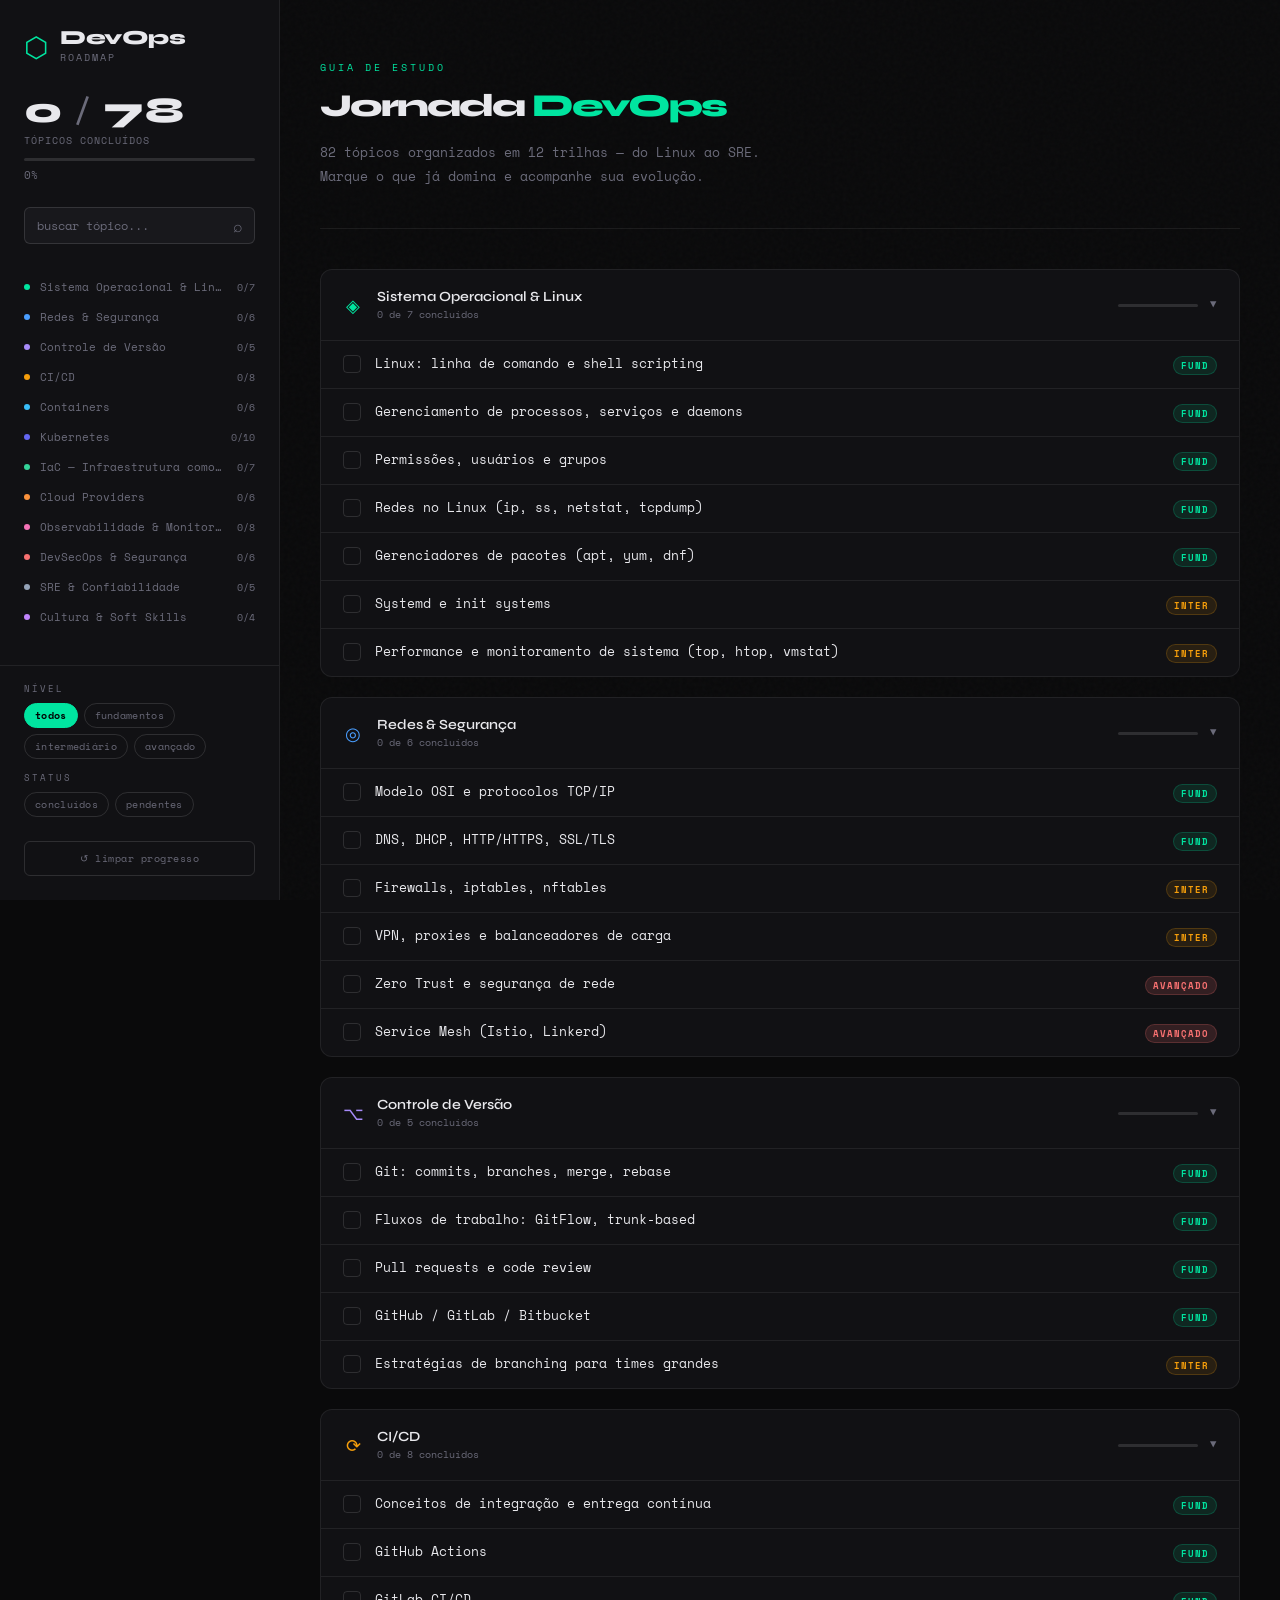
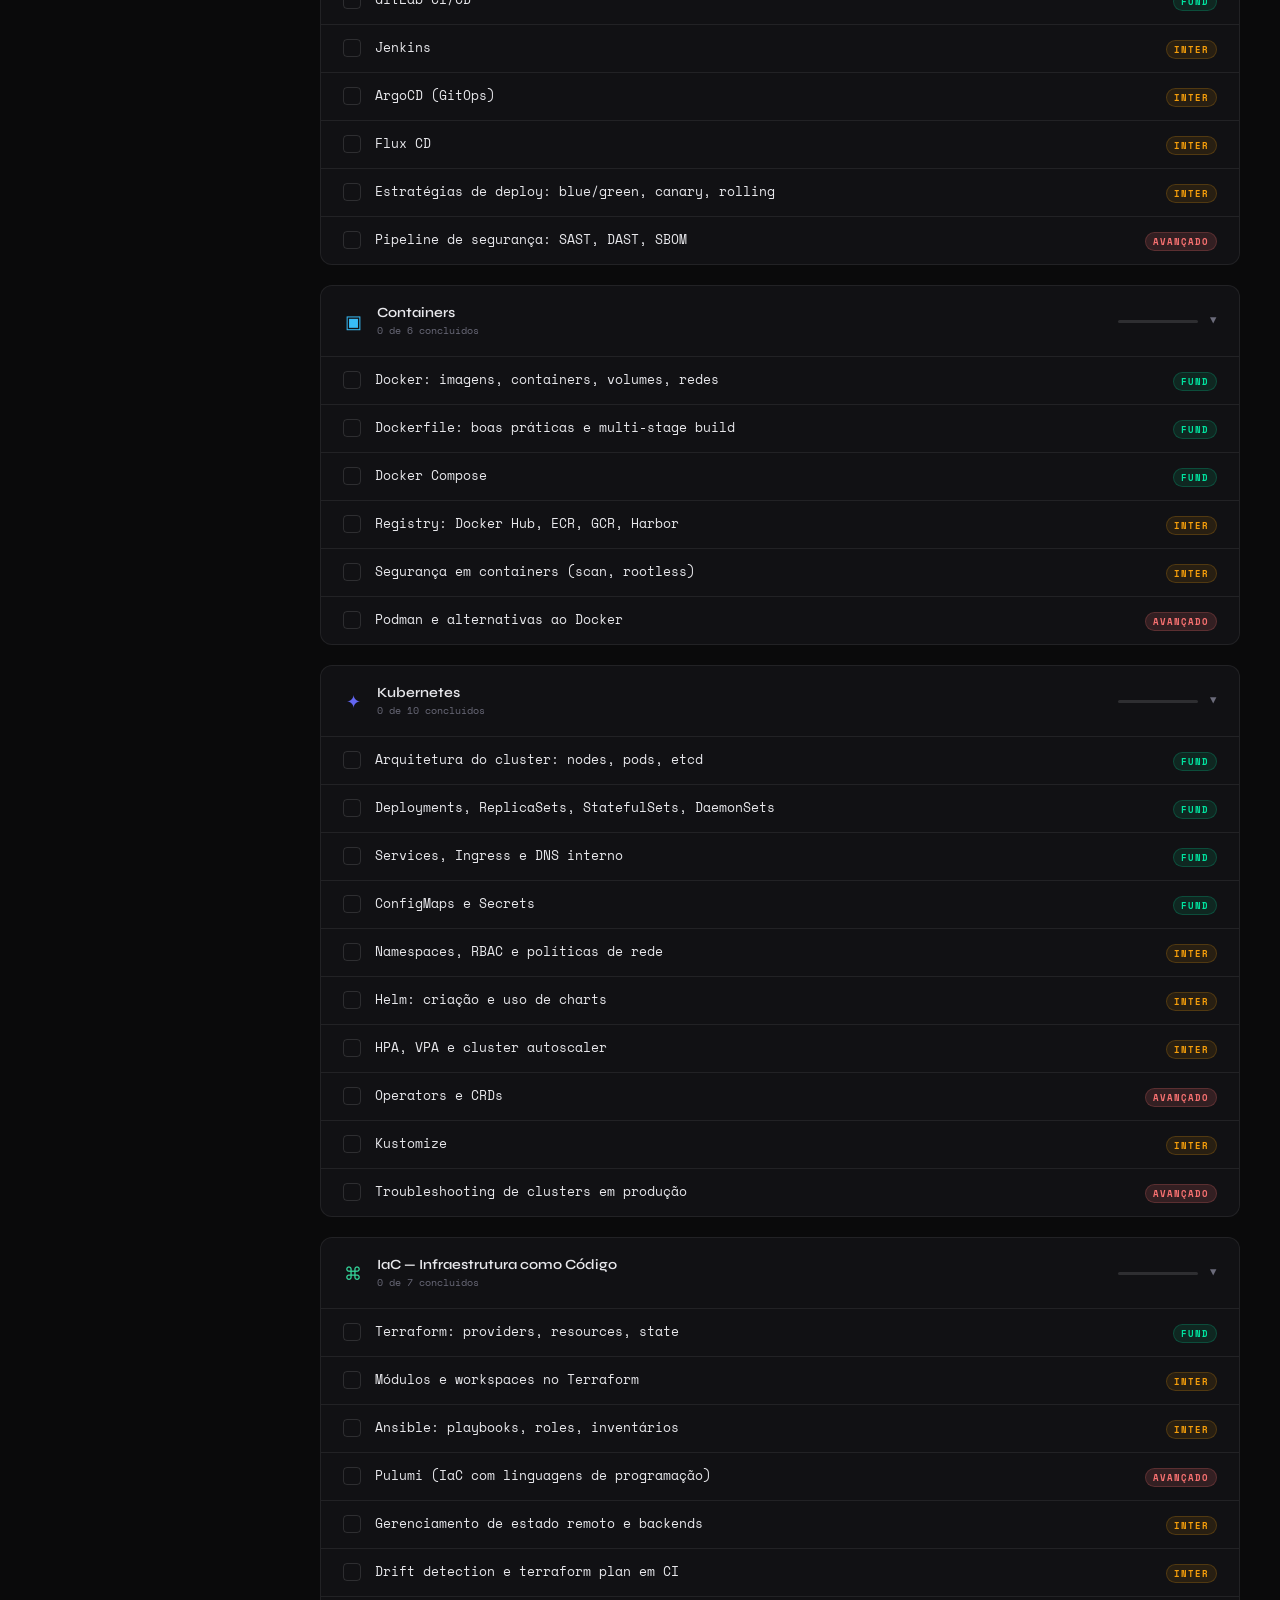
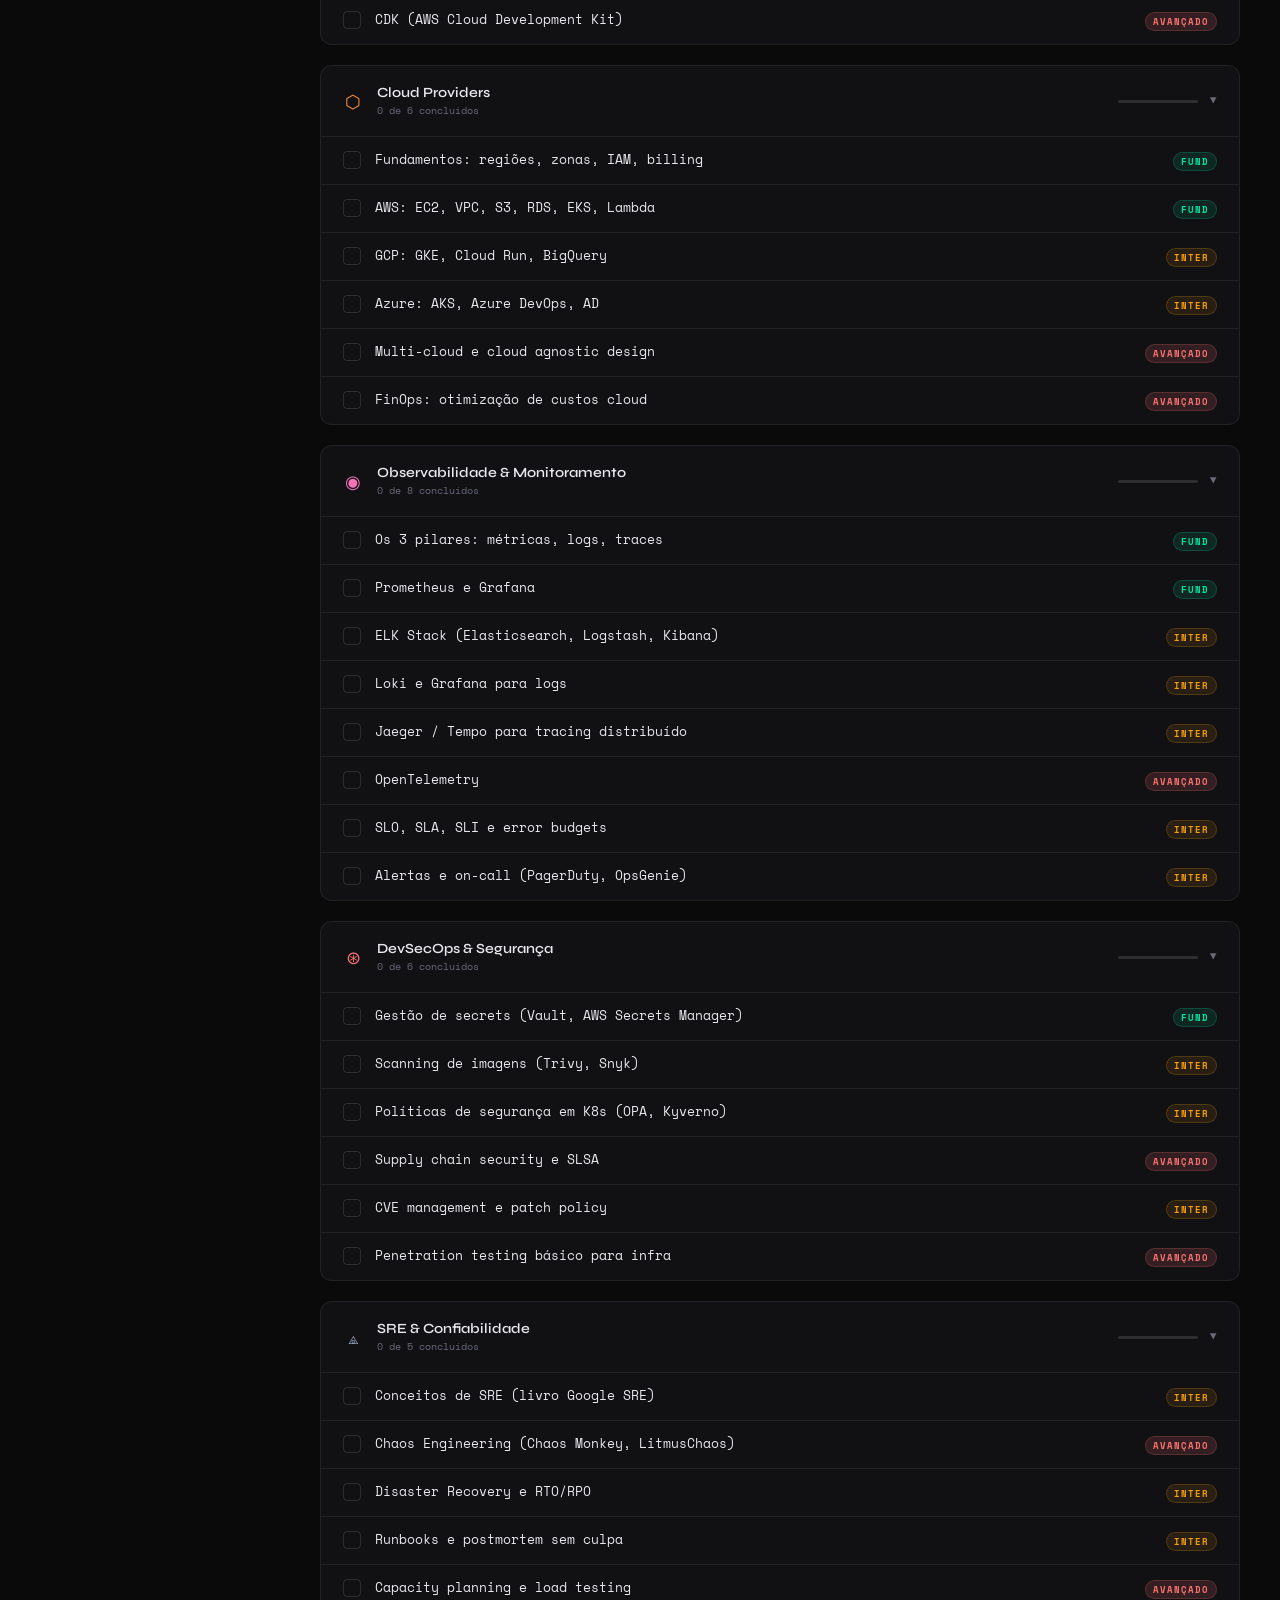
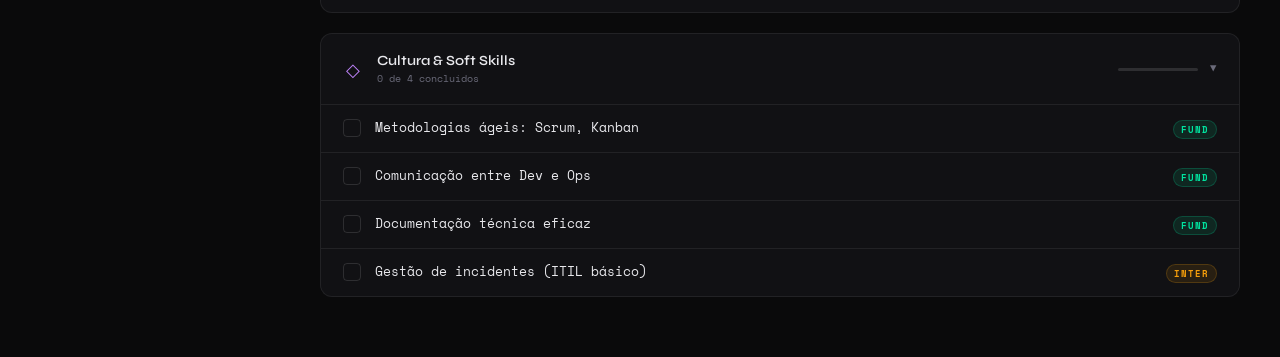
<file: index2.html>
<!DOCTYPE html>
<html lang="pt-BR">
<head>
  <meta charset="UTF-8">
  <meta name="viewport" content="width=device-width, initial-scale=1.0">
  <title>DevOps Roadmap</title>
  <link rel="preconnect" href="https://fonts.googleapis.com">
  <link href="https://fonts.googleapis.com/css2?family=Space+Mono:wght@400;700&family=Syne:wght@400;600;800&display=swap" rel="stylesheet">
  <link rel="stylesheet" href="style.css">
</head>
<body>
  <div class="noise"></div>

  <aside class="sidebar">
    <div class="sidebar-top">
      <div class="logo">
        <span class="logo-icon">⬡</span>
        <div>
          <div class="logo-title">DevOps</div>
          <div class="logo-sub">Roadmap</div>
        </div>
      </div>

      <div class="progress-block">
        <div class="progress-numbers">
          <span id="done-count">0</span>
          <span class="sep">/</span>
          <span id="total-count">0</span>
        </div>
        <div class="progress-label">tópicos concluídos</div>
        <div class="progress-track">
          <div class="progress-fill" id="progress-fill"></div>
        </div>
        <div class="progress-pct" id="progress-pct">0%</div>
      </div>

      <div class="search-wrap">
        <input type="text" id="search" placeholder="buscar tópico..." class="search-input" autocomplete="off">
        <span class="search-icon">⌕</span>
      </div>
    </div>

    <nav class="nav-sections" id="nav-sections"></nav>

    <div class="filter-block">
      <div class="filter-label">nível</div>
      <div class="filter-pills">
        <button class="pill active" data-filter="all">todos</button>
        <button class="pill" data-filter="base">fundamentos</button>
        <button class="pill" data-filter="mid">intermediário</button>
        <button class="pill" data-filter="adv">avançado</button>
      </div>
      <div class="filter-label" style="margin-top:12px">status</div>
      <div class="filter-pills">
        <button class="pill" data-filter="done">concluídos</button>
        <button class="pill" data-filter="todo">pendentes</button>
      </div>
    </div>

    <button class="reset-btn" id="reset-btn">↺ limpar progresso</button>
  </aside>

  <main class="main">
    <header class="hero">
      <div class="hero-tag">guia de estudo</div>
      <h1 class="hero-title">Jornada <em> DevOps</em></h1>
      <p class="hero-desc">
        82 tópicos organizados em 12 trilhas — do Linux ao SRE. 
        Marque o que já domina e acompanhe sua evolução.
      </p>
    </header>

    <div class="sections-grid" id="sections-grid"></div>
  </main>

  <script src="data.js"></script>
  <script src="app.js"></script>
</body>
</html>
</file>
<file: style.css>
/* ─── Reset & Base ─── */
*, *::before, *::after { box-sizing: border-box; margin: 0; padding: 0; }

:root {
  --bg: #0a0a0b;
  --bg2: #111114;
  --bg3: #18181c;
  --border: rgba(255,255,255,0.07);
  --border2: rgba(255,255,255,0.12);
  --text: #e8e8ec;
  --muted: #6b6b7a;
  --accent: #00E5A0;
  --accent2: #00b07c;
  --font-head: 'Syne', sans-serif;
  --font-mono: 'Space Mono', monospace;
  --sidebar: 280px;
  --radius: 12px;
  --radius-sm: 6px;
}

html { scroll-behavior: smooth; }

body {
  background: var(--bg);
  color: var(--text);
  font-family: var(--font-mono);
  min-height: 100vh;
  display: flex;
  overflow-x: hidden;
}

/* ─── Noise texture overlay ─── */
.noise {
  position: fixed; inset: 0;
  pointer-events: none; z-index: 0;
  opacity: 0.025;
  background-image: url("data:image/svg+xml,%3Csvg viewBox='0 0 256 256' xmlns='http://www.w3.org/2000/svg'%3E%3Cfilter id='noise'%3E%3CfeTurbulence type='fractalNoise' baseFrequency='0.9' numOctaves='4' stitchTiles='stitch'/%3E%3C/filter%3E%3Crect width='100%25' height='100%25' filter='url(%23noise)'/%3E%3C/svg%3E");
}

/* ─── Sidebar ─── */
.sidebar {
  width: var(--sidebar);
  min-height: 100vh;
  position: fixed; top: 0; left: 0;
  background: var(--bg2);
  border-right: 1px solid var(--border);
  display: flex; flex-direction: column;
  z-index: 10;
  overflow-y: auto;
  scrollbar-width: none;
}
.sidebar::-webkit-scrollbar { display: none; }

.sidebar-top { padding: 28px 24px 20px; }

/* Logo */
.logo { display: flex; align-items: center; gap: 12px; margin-bottom: 28px; }
.logo-icon { font-size: 28px; color: var(--accent); line-height: 1; }
.logo-title { font-family: var(--font-head); font-size: 20px; font-weight: 800; line-height: 1; letter-spacing: -0.5px; }
.logo-sub { font-family: var(--font-mono); font-size: 10px; color: var(--muted); letter-spacing: 2px; text-transform: uppercase; margin-top: 2px; }

/* Progress block */
.progress-block { margin-bottom: 24px; }
.progress-numbers { font-family: var(--font-head); font-size: 36px; font-weight: 800; line-height: 1; }
.progress-numbers .sep { color: var(--muted); margin: 0 2px; font-weight: 400; }
.progress-label { font-size: 10px; color: var(--muted); letter-spacing: 1px; text-transform: uppercase; margin: 4px 0 10px; }
.progress-track { height: 3px; background: var(--border2); border-radius: 2px; overflow: hidden; }
.progress-fill { height: 100%; background: var(--accent); border-radius: 2px; width: 0%; transition: width 0.5s cubic-bezier(0.4,0,0.2,1); }
.progress-pct { font-size: 11px; color: var(--muted); margin-top: 6px; }

/* Search */
.search-wrap { position: relative; }
.search-input {
  width: 100%;
  background: var(--bg3);
  border: 1px solid var(--border2);
  border-radius: var(--radius-sm);
  padding: 9px 36px 9px 12px;
  font-family: var(--font-mono);
  font-size: 12px;
  color: var(--text);
  outline: none;
  transition: border-color 0.2s;
}
.search-input::placeholder { color: var(--muted); }
.search-input:focus { border-color: var(--accent); }
.search-icon { position: absolute; right: 12px; top: 50%; transform: translateY(-50%); color: var(--muted); font-size: 16px; pointer-events: none; }

/* Nav sections */
.nav-sections { padding: 8px 12px; flex: 1; }
.nav-item {
  display: flex; align-items: center; gap: 10px;
  padding: 7px 12px;
  border-radius: var(--radius-sm);
  cursor: pointer;
  font-size: 11px;
  color: var(--muted);
  transition: all 0.15s;
  text-decoration: none;
}
.nav-item:hover { background: var(--bg3); color: var(--text); }
.nav-dot { width: 6px; height: 6px; border-radius: 50%; flex-shrink: 0; }
.nav-count { margin-left: auto; font-size: 10px; color: var(--muted); }
.nav-item.active { color: var(--text); background: var(--bg3); }

/* Filters */
.filter-block { padding: 16px 24px; border-top: 1px solid var(--border); }
.filter-label { font-size: 9px; letter-spacing: 2px; text-transform: uppercase; color: var(--muted); margin-bottom: 8px; }
.filter-pills { display: flex; flex-wrap: wrap; gap: 6px; }
.pill {
  font-family: var(--font-mono);
  font-size: 10px;
  padding: 4px 10px;
  border: 1px solid var(--border2);
  border-radius: 20px;
  background: transparent;
  color: var(--muted);
  cursor: pointer;
  transition: all 0.15s;
  letter-spacing: 0.3px;
}
.pill:hover { border-color: var(--text); color: var(--text); }
.pill.active { background: var(--accent); border-color: var(--accent); color: #000; font-weight: 700; }

/* Reset button */
.reset-btn {
  margin: 8px 24px 24px;
  background: transparent;
  border: 1px solid var(--border2);
  border-radius: var(--radius-sm);
  padding: 9px;
  width: calc(100% - 48px);
  font-family: var(--font-mono);
  font-size: 10px;
  color: var(--muted);
  cursor: pointer;
  transition: all 0.15s;
  letter-spacing: 0.5px;
}
.reset-btn:hover { border-color: #F87171; color: #F87171; }

/* ─── Main content ─── */
.main {
  margin-left: var(--sidebar);
  flex: 1;
  padding: 0 40px 60px;
  position: relative; z-index: 1;
}

/* Hero */
.hero {
  padding: 60px 0 40px;
  border-bottom: 1px solid var(--border);
  margin-bottom: 40px;
}
.hero-tag {
  font-size: 10px;
  letter-spacing: 3px;
  text-transform: uppercase;
  color: var(--accent);
  margin-bottom: 16px;
}
.hero-title {
  font-family: var(--font-head);
  font-size: (48px, 6vw,80px);
  font-weight: 800;
  line-height: 0.95;
  letter-spacing: -2px;
  color: var(--text);
  margin-bottom: 20px;
}
.hero-title em { color: var(--accent); font-style: normal; }
.hero-desc {
  font-size: 13px;
  color: var(--muted);
  max-width: 460px;
  line-height: 1.8;
}

/* Sections grid */
.sections-grid { display: grid; gap: 20px; }

/* Section card */
.section-card {
  background: var(--bg2);
  border: 1px solid var(--border);
  border-radius: var(--radius);
  overflow: hidden;
  transition: border-color 0.2s;
  animation: fadeUp 0.4s ease both;
}
.section-card:hover { border-color: var(--border2); }
.section-card.hidden { display: none; }

@keyframes fadeUp {
  from { opacity: 0; transform: translateY(12px); }
  to   { opacity: 1; transform: translateY(0); }
}

.section-header {
  display: flex; align-items: center; justify-content: space-between;
  padding: 18px 22px;
  cursor: pointer;
  user-select: none;
  border-bottom: 1px solid var(--border);
  gap: 12px;
}
.section-header:hover { background: var(--bg3); }

.section-left { display: flex; align-items: center; gap: 14px; }
.section-icon { font-size: 18px; width: 20px; text-align: center; }
.section-name { font-family: var(--font-head); font-size: 14px; font-weight: 600; }
.section-stat { font-size: 10px; color: var(--muted); margin-top: 2px; }

.section-right { display: flex; align-items: center; gap: 12px; }
.section-bar { width: 80px; height: 3px; background: var(--border2); border-radius: 2px; overflow: hidden; }
.section-bar-fill { height: 100%; border-radius: 2px; transition: width 0.4s; }
.chevron { color: var(--muted); font-size: 11px; transition: transform 0.25s; }
.chevron.open { transform: rotate(180deg); }

/* Items */
.section-body { display: none; }
.section-body.open { display: block; }

.item {
  display: flex; align-items: flex-start; gap: 14px;
  padding: 13px 22px;
  cursor: pointer;
  border-bottom: 1px solid var(--border);
  transition: background 0.12s;
}
.item:last-child { border-bottom: none; }
.item:hover { background: var(--bg3); }
.item.done .item-text { color: var(--muted); text-decoration: line-through; text-decoration-color: var(--border2); }

.checkbox {
  width: 18px; height: 18px;
  border: 1.5px solid var(--border2);
  border-radius: 4px;
  flex-shrink: 0;
  margin-top: 1px;
  display: flex; align-items: center; justify-content: center;
  transition: all 0.15s;
  font-size: 11px;
}
.item.done .checkbox { background: var(--accent); border-color: var(--accent); color: #000; }

.item-text { font-size: 13px; line-height: 1.5; flex: 1; }
.item-lv {
  font-size: 9px;
  letter-spacing: 1px;
  text-transform: uppercase;
  padding: 2px 7px;
  border-radius: 10px;
  flex-shrink: 0;
  margin-top: 2px;
  font-weight: 700;
}
.lv-base { background: rgba(0,229,160,0.1); color: #00E5A0; border: 1px solid rgba(0,229,160,0.2); }
.lv-mid  { background: rgba(245,158,11,0.1); color: #F59E0B; border: 1px solid rgba(245,158,11,0.2); }
.lv-adv  { background: rgba(248,113,113,0.15); color: #F87171; border: 1px solid rgba(248,113,113,0.2); }

/* Empty state */
.empty-state {
  text-align: center;
  padding: 60px 20px;
  color: var(--muted);
  font-size: 13px;
  display: none;
}
.empty-state.visible { display: block; }
.empty-icon { font-size: 32px; margin-bottom: 12px; }

/* ─── Scrollbar ─── */
::-webkit-scrollbar { width: 4px; }
::-webkit-scrollbar-track { background: transparent; }
::-webkit-scrollbar-thumb { background: var(--border2); border-radius: 2px; }

/* ─── Responsive ─── */
@media (max-width: 768px) {
  :root { --sidebar: 100%; }
  .sidebar { position: relative; width: 100%; min-height: auto; border-right: none; border-bottom: 1px solid var(--border); }
  body { flex-direction: column; }
  .main { margin-left: 0; padding: 20px 16px 40px; }
  .hero-title { font-size: 15px; }
  .nav-sections { display: none; }
}
</file>
